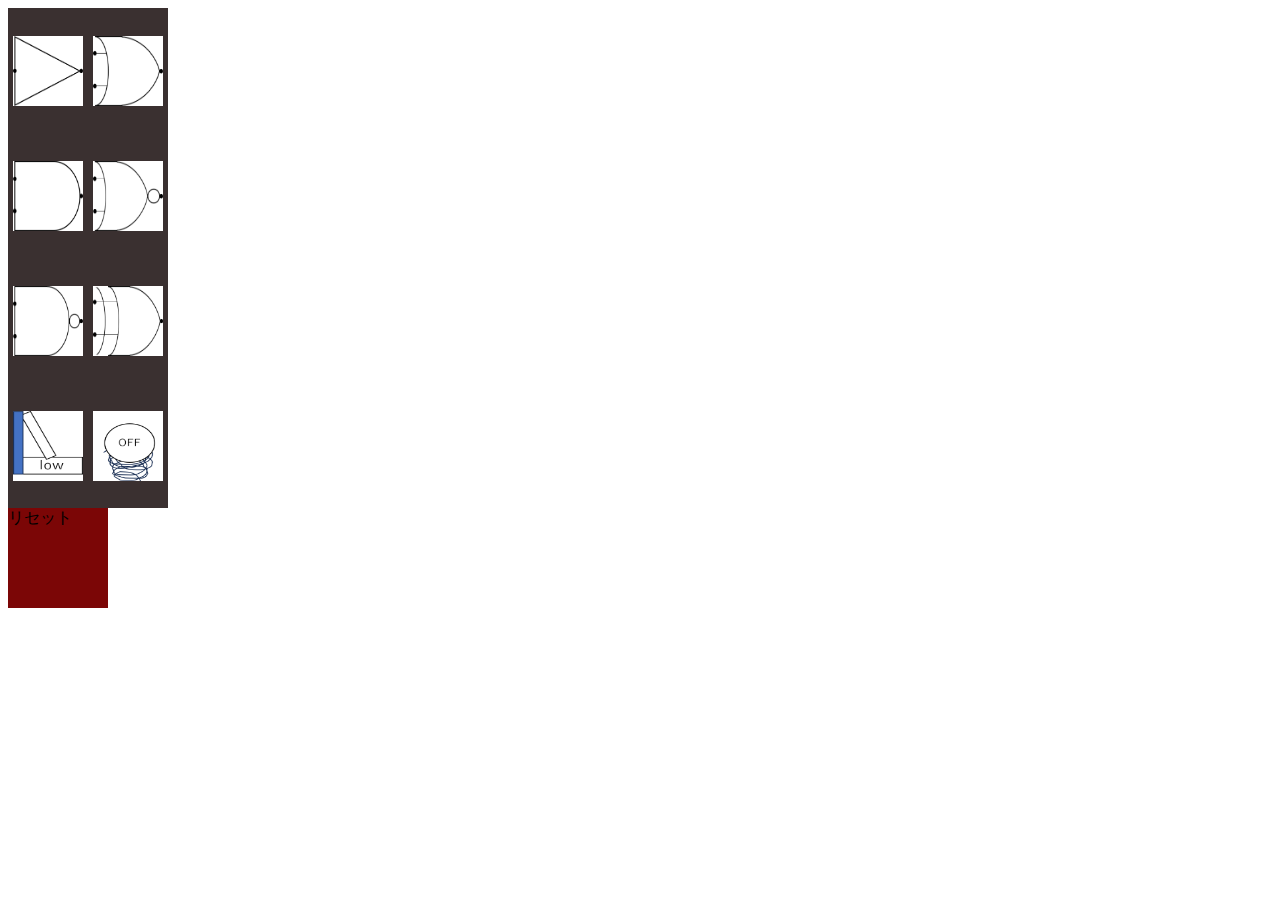
<file: index.html>
<!DOCTYPE html>
<html lang="en">
<head>
    <meta charset="UTF-8">
    <meta name="viewport" content="width=device-width, initial-scale=1.0">
    <title>test_5</title>
    <link rel="stylesheet" href="https://StBosphorus.github.io/Logic-Element-Simulator/test_6.css">
</head>
<body>
    <div class="table">
        <img class="gates" src="NOT.png" onclick="buttonClick(0)"></img>
        <img class="gates" src="OR.png" onclick="buttonClick(1)"></img>
        <img class="gates" src="AND.png" onclick="buttonClick(2)"></img>
        <img class="gates" src="NOR.png" onclick="buttonClick(3)"></img>
        <img class="gates" src="NAND.png" onclick="buttonClick(4)"></img>
        <img class="gates" src="EXOR.png" onclick="buttonClick(5)"></img>
        <img class="gates" src="Switch_OFF.png" onclick="buttonClick(6)"></img>
        <img class="gates" src="LED_OFF.png" onclick="buttonClick(7)"></img>
    </div>
    <div id="container"></div>
    <div id="lines"></div>
    <div class="remove_btn" onclick="removeClick()">
    <li>リセット</li></div>
    <style>
    </style>
    <script src="test_6.js"></script>
    <script src="論理素子test6.js"></script>
</body>
</html>
</file>
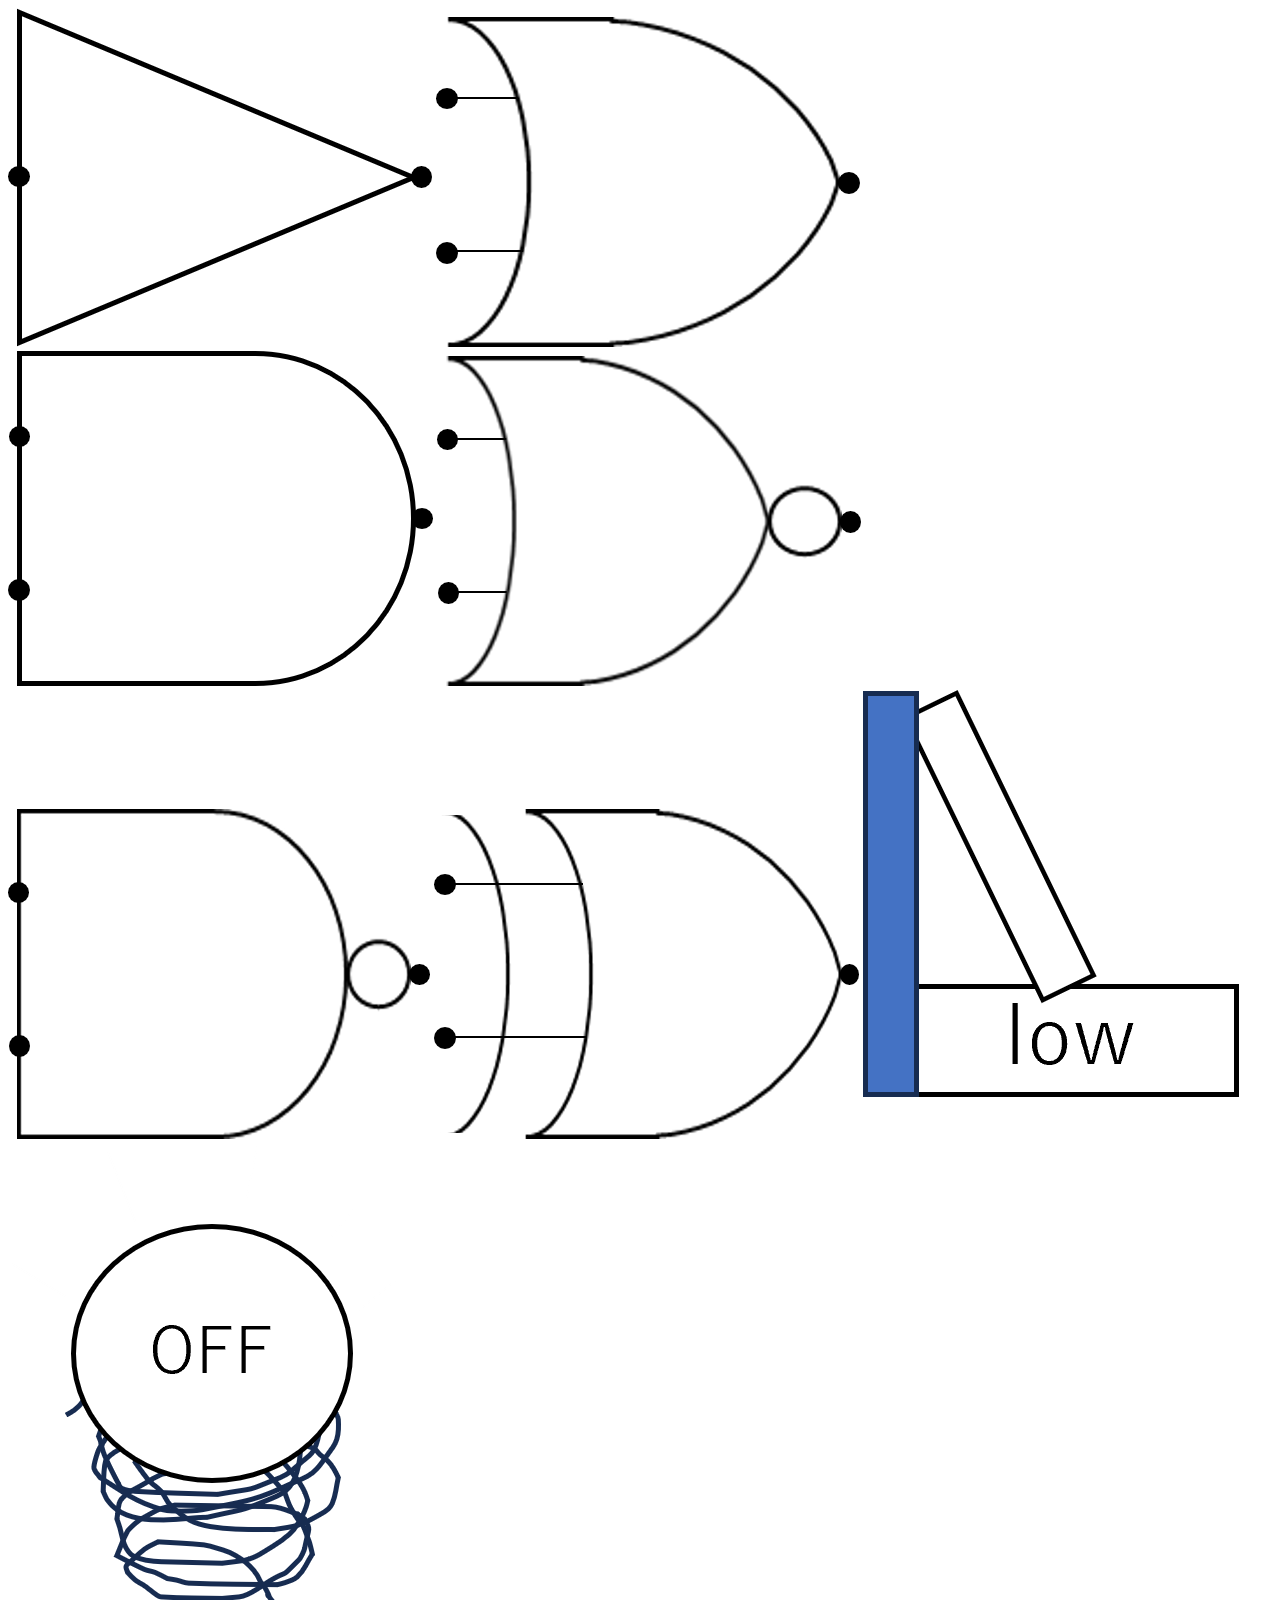
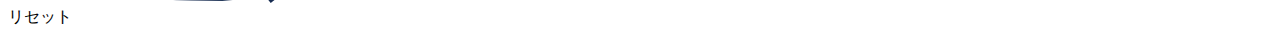
<file: HTML.html>
<!DOCTYPE html>
<html lang="en">
<head>
    <meta charset="UTF-8">
    <meta name="viewport" content="width=device-width, initial-scale=1.0">
    <title>test_5</title>
    <link rel="stylesheet" href="https://StBosphorus.github.io/style.css">
</head>
<body>
    <div class="table">
        <img class="gates" src="NOT.png" onclick="buttonClick(0)"></img>
        <img class="gates" src="OR.png" onclick="buttonClick(1)"></img>
        <img class="gates" src="AND.png" onclick="buttonClick(2)"></img>
        <img class="gates" src="NOR.png" onclick="buttonClick(3)"></img>
        <img class="gates" src="NAND.png" onclick="buttonClick(4)"></img>
        <img class="gates" src="EXOR.png" onclick="buttonClick(5)"></img>
        <img class="gates" src="Switch_OFF.png" onclick="buttonClick(6)"></img>
        <img class="gates" src="LED_OFF.png" onclick="buttonClick(7)"></img>
    </div>
    <div id="container"></div>
    <div id="lines"></div>
    <div class="remove_btn" onclick="removeClick()">
    <li>リセット</li></div>
    <style>
    </style>
    <script src="test_6.js"></script>
    <script src="論理素子test6.js"></script>
</body>
</html>
</file>
